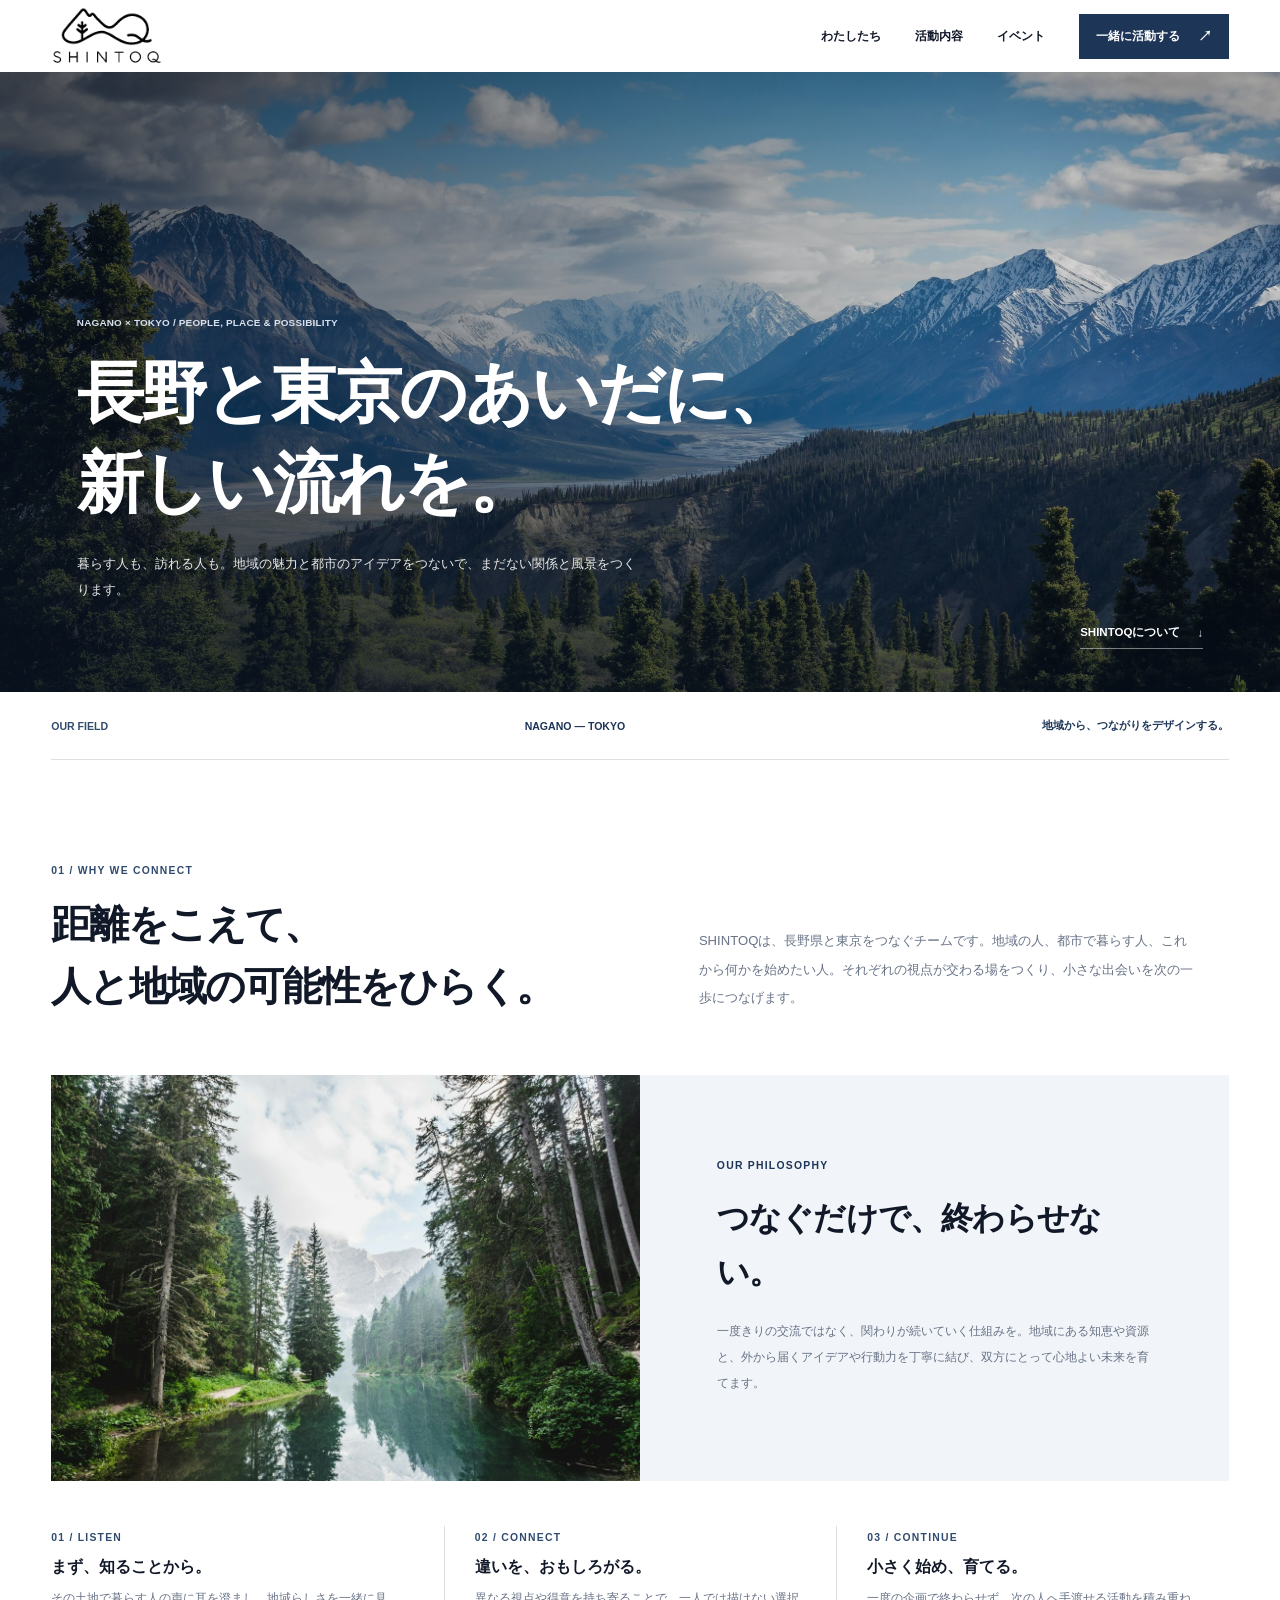
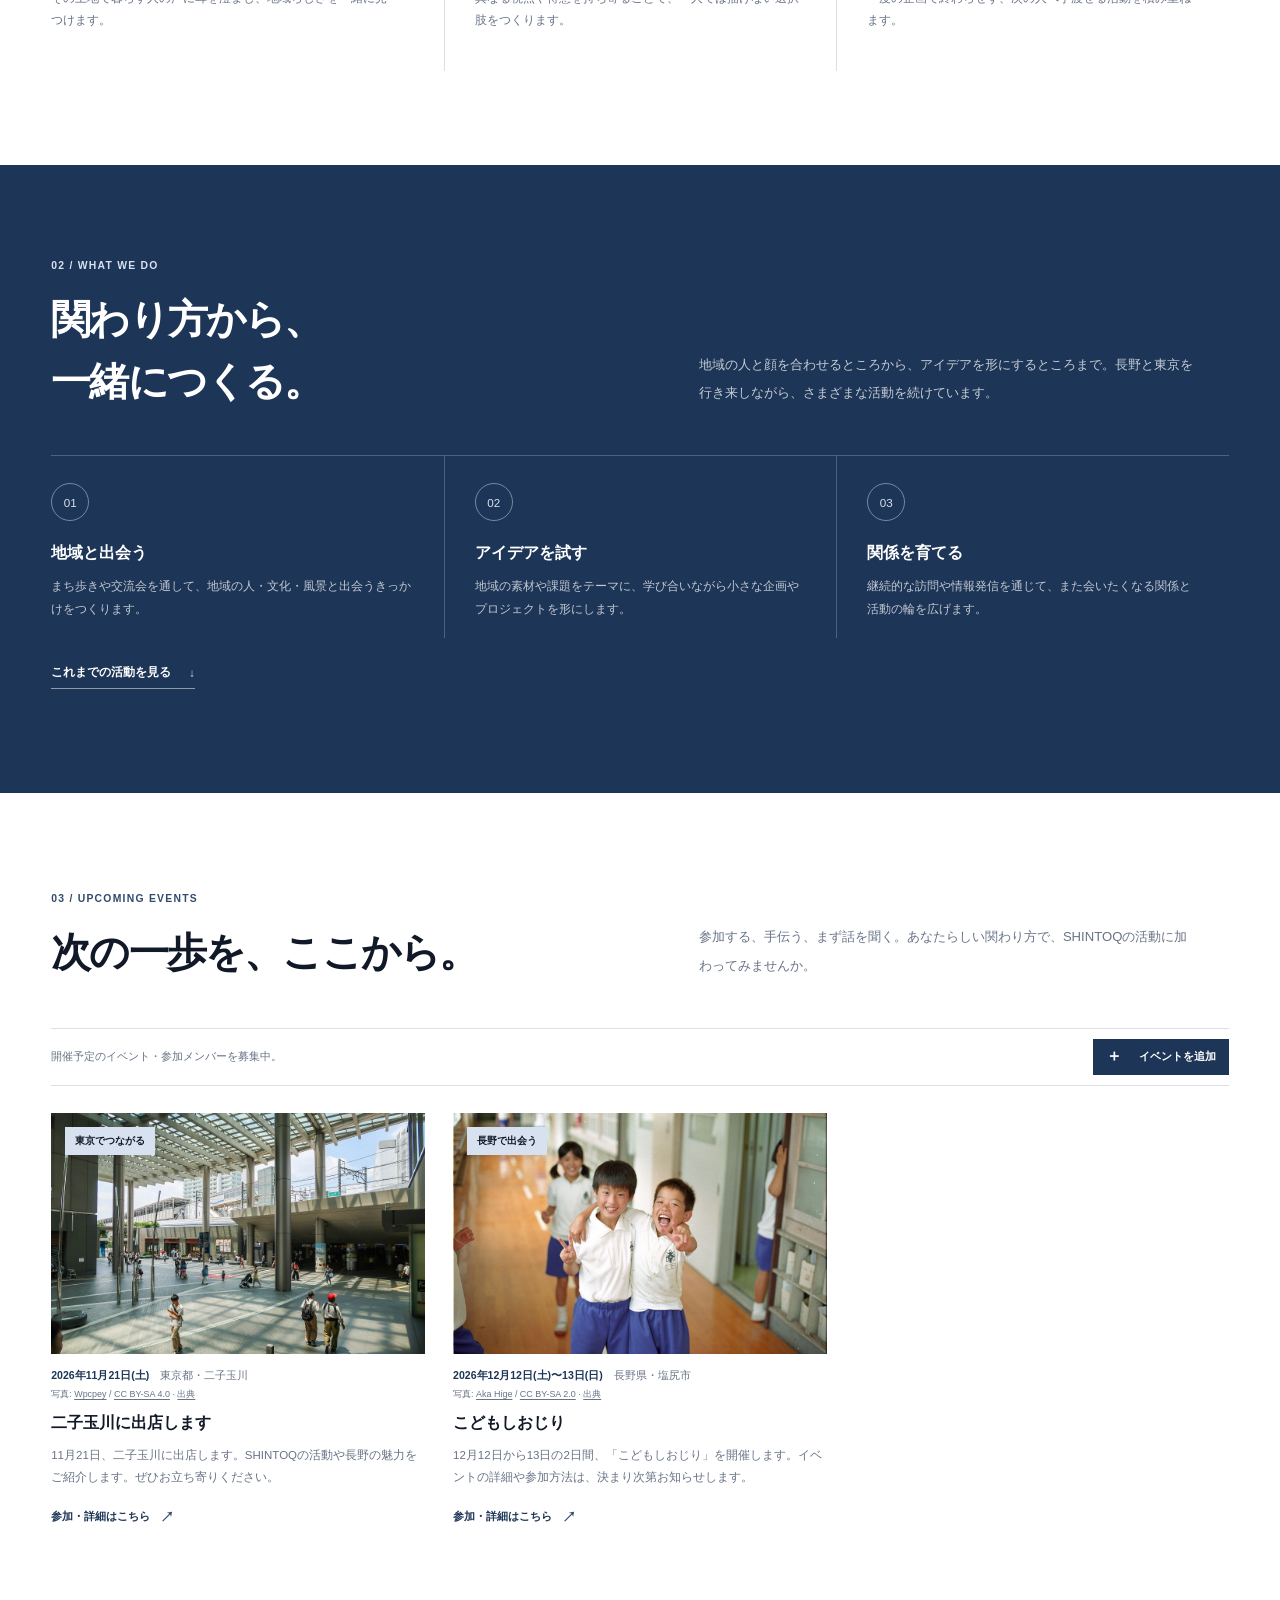
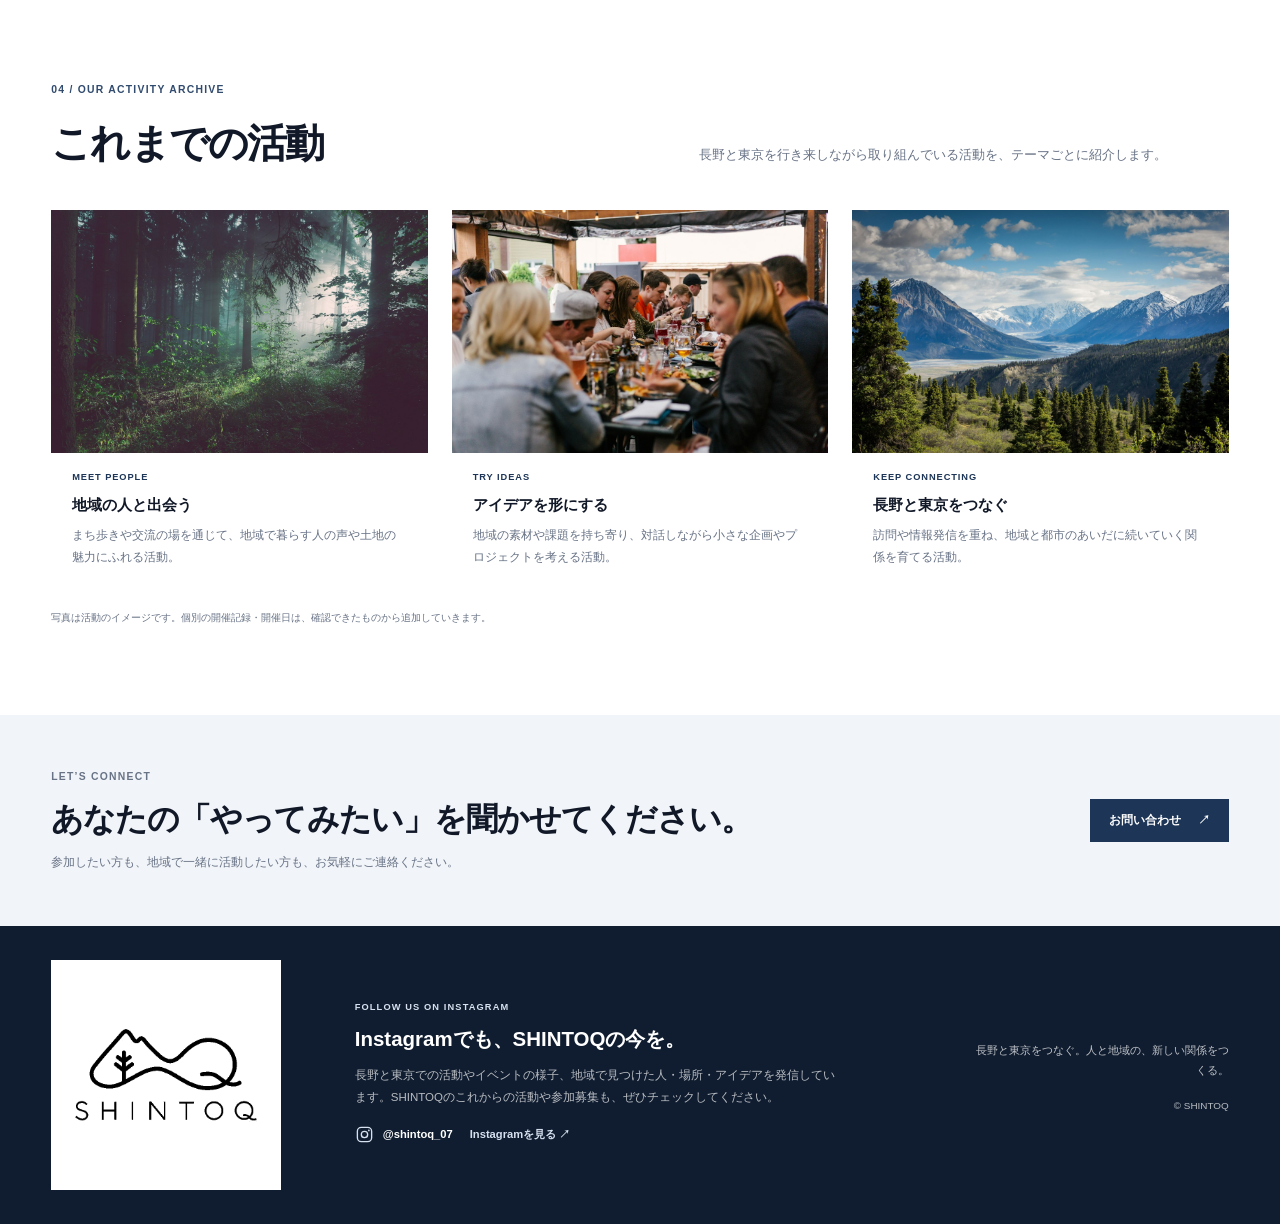
<file: index.html>
<!doctype html>
<html lang="ja">
  <head>
    <meta charset="utf-8">
    <meta name="viewport" content="width=device-width, initial-scale=1">
    <meta name="theme-color" content="#ffffff">
    <meta name="description" content="長野と東京のあいだに、新しい流れを。SHINTOQは人と地域の可能性をつなぎます。">
    <title>SHINTOQ | 長野と東京のあいだに、新しい流れを。</title>
    <link rel="icon" href="assets/images/shintoq-logo-black.png" type="image/png">
    <link rel="stylesheet" href="styles.css?v=20261020-navy">
    <script src="content.js?v=20261020-navy" defer></script>
    <script src="app.js?v=20261020-navy" defer></script>
  </head>
  <body>
    <a class="skip-link" href="#main">本文へ移動</a>
    <header class="site-header">
      <a class="wordmark" href="#top" aria-label="SHINTOQ トップ">
        <img src="assets/images/shintoq-logo-black.png" alt="SHINTOQ" width="543" height="288">
      </a>
      <button class="menu-toggle" type="button" aria-expanded="false" aria-controls="site-nav">
        <span class="menu-toggle-label">メニュー</span>
        <span class="menu-toggle-icon" aria-hidden="true"><i></i><i></i></span>
      </button>
      <nav class="site-nav" id="site-nav" aria-label="メインナビゲーション">
        <a href="#about">わたしたち</a>
        <a href="#activities">活動内容</a>
        <a href="#events">イベント</a>
        <a class="nav-cta" href="#join">一緒に活動する <span aria-hidden="true">↗</span></a>
      </nav>
    </header>

    <main id="main">
      <section class="hero" id="top" aria-labelledby="hero-title">
        <img class="hero-image" id="hero-image" src="" alt="" fetchpriority="high">
        <div class="hero-shade" aria-hidden="true"></div>
        <div class="hero-copy">
          <p class="eyebrow">NAGANO × TOKYO / PEOPLE, PLACE &amp; POSSIBILITY</p>
          <h1 id="hero-title">長野と東京のあいだに、<br>新しい流れを。</h1>
          <p class="hero-description" id="hero-description"></p>
        </div>
        <a class="hero-link" href="#about">SHINTOQについて <span aria-hidden="true">↓</span></a>
      </section>

      <div class="field-strip" aria-label="SHINTOQの活動領域">
        <span>OUR FIELD</span>
        <span>NAGANO — TOKYO</span>
        <span>地域から、つながりをデザインする。</span>
      </div>

      <section class="about-section page-width" id="about">
        <div class="about-intro">
          <div class="section-title">
            <p class="eyebrow">01 / WHY WE CONNECT</p>
            <h2>距離をこえて、<br>人と地域の可能性をひらく。</h2>
          </div>
          <p class="about-copy" id="about-description"></p>
        </div>
        <div class="philosophy-feature">
          <img id="philosophy-image" src="" alt="">
          <div class="philosophy-copy">
            <p class="eyebrow">OUR PHILOSOPHY</p>
            <h3 id="philosophy-title"></h3>
            <p id="philosophy-description"></p>
          </div>
        </div>
        <div class="principles-grid" id="principles"></div>
      </section>

      <section class="activities-section" id="activities">
        <div class="page-width">
          <div class="activities-intro">
            <div class="section-title">
              <p class="eyebrow">02 / WHAT WE DO</p>
              <h2>関わり方から、<br>一緒につくる。</h2>
            </div>
            <p id="activities-description"></p>
          </div>
          <div class="activity-grid" id="activity-grid"></div>
          <a class="activity-history-link" href="#activity-history">これまでの活動を見る <span aria-hidden="true">↓</span></a>
        </div>
      </section>

      <section class="events-section page-width" id="events">
        <div class="events-intro">
          <div class="section-title">
            <p class="eyebrow">03 / UPCOMING EVENTS</p>
            <h2>次の一歩を、ここから。</h2>
          </div>
          <p id="events-description"></p>
        </div>
        <div class="events-toolbar">
          <p>開催予定のイベント・参加メンバーを募集中。</p>
          <a class="button button-green button-small" href="#join"><span aria-hidden="true">＋</span> イベントを追加</a>
        </div>
        <div class="event-grid" id="event-grid"></div>
      </section>

      <section class="activity-history-section page-width" id="activity-history">
        <div class="activity-history-intro">
          <div class="section-title">
            <p class="eyebrow">04 / OUR ACTIVITY ARCHIVE</p>
            <h2>これまでの活動</h2>
          </div>
          <p id="activity-history-description"></p>
        </div>
        <div class="activity-history-grid" id="activity-history-grid"></div>
        <p class="activity-history-note" id="activity-history-note"></p>
      </section>

      <section class="join-section" id="join">
        <div class="page-width join-content">
          <div>
            <p class="eyebrow">LET’S CONNECT</p>
            <h2 id="join-title"></h2>
            <p id="join-description"></p>
          </div>
          <a class="button button-green" id="contact-link" href="#events">お問い合わせ <span aria-hidden="true">↗</span></a>
        </div>
      </section>
    </main>

    <footer class="site-footer">
      <div class="page-width footer-inner">
        <a class="footer-logo" href="#top" aria-label="SHINTOQ トップ">
          <img src="assets/images/shintoq-logo-black.png" alt="SHINTOQ" width="543" height="288">
        </a>
        <div class="footer-instagram">
          <p class="eyebrow">FOLLOW US ON INSTAGRAM</p>
          <h2>Instagramでも、SHINTOQの今を。</h2>
          <p id="instagram-description"></p>
          <a class="instagram-link" id="instagram-link" href="#" target="_blank" rel="noopener noreferrer">
            <svg aria-hidden="true" viewBox="0 0 24 24" fill="none">
              <rect x="3" y="3" width="18" height="18" rx="5" stroke="currentColor" stroke-width="1.7"></rect>
              <circle cx="12" cy="12" r="4" stroke="currentColor" stroke-width="1.7"></circle>
              <circle cx="17.5" cy="6.8" r="1.1" fill="currentColor"></circle>
            </svg>
            <span id="instagram-handle"></span>
            <span class="instagram-link-label">Instagramを見る <span aria-hidden="true">↗</span></span>
          </a>
        </div>
        <div class="footer-meta">
          <p id="footer-message"></p>
          <small>© SHINTOQ</small>
        </div>
      </div>
    </footer>
  </body>
</html>
</file>
<file: styles.css>
:root {
  color-scheme: light;
  --ink: #111827;
  --muted: #687386;
  --paper: #ffffff;
  --surface-alt: #f1f4f8;
  --navy: #1d3557;
  --navy-dark: #101d30;
  --accent: #314b6e;
  --accent-light: #d7e1ef;
  --line: rgba(16, 29, 48, .14);
  --font: "Yu Gothic", "Hiragino Kaku Gothic ProN", Meiryo, sans-serif;
}

* { box-sizing: border-box; }
html { scroll-behavior: smooth; }
body { margin: 0; background: var(--paper); color: var(--ink); font-family: var(--font); -webkit-font-smoothing: antialiased; }
img { display: block; max-width: 100%; }
a { color: inherit; text-decoration: none; }
button { font: inherit; }

.page-width { width: min(1200px, 92%); margin-inline: auto; }
.skip-link { position: absolute; z-index: 10; top: 12px; left: 12px; padding: 12px 16px; transform: translateY(-160%); background: var(--navy-dark); color: white; }
.skip-link:focus { transform: translateY(0); }
.site-header { position: relative; z-index: 5; display: flex; align-items: center; justify-content: space-between; height: 72px; padding: 0 max(4%, calc((100vw - 1440px) / 2)); background: var(--paper); }
.wordmark { display: block; width: 112px; height: auto; overflow: visible; }
.wordmark img { width: 100%; height: auto; object-fit: contain; }
.site-nav { display: flex; align-items: center; gap: 34px; font-size: .76rem; font-weight: 600; }
.site-nav a:not(.nav-cta):hover { color: var(--navy); }
.nav-cta { display: inline-flex; align-items: center; gap: 18px; padding: 13px 17px; background: var(--navy); color: white; }
.nav-cta span { font-size: .9rem; }
.menu-toggle { display: none; }

.hero { position: relative; display: flex; align-items: end; min-height: 620px; padding: 100px max(6%, calc((100vw - 1440px) / 2)) 88px; overflow: hidden; color: white; background: var(--navy-dark); }
.hero-image, .hero-shade { position: absolute; inset: 0; width: 100%; height: 100%; }
.hero-image { object-fit: cover; object-position: center 48%; }
.hero-shade { background: linear-gradient(90deg, rgba(10, 20, 36, .62), rgba(13, 27, 48, .16) 80%), linear-gradient(0deg, rgba(9, 18, 32, .55), transparent 64%); }
.hero-copy { position: relative; z-index: 1; max-width: 830px; }
.eyebrow { margin: 0 0 20px; color: var(--accent); font-size: .65rem; font-weight: 700; letter-spacing: .12em; }
.hero .eyebrow { margin-bottom: 20px; color: var(--accent-light); font-size: .62rem; letter-spacing: .02em; }
.hero h1 { margin: 0; font-size: clamp(2.5rem, 5.2vw, 4.8rem); font-weight: 700; letter-spacing: -.045em; line-height: 1.36; }
.hero-description { max-width: 570px; margin: 22px 0 0; color: rgba(255,255,255,.89); font-size: .83rem; line-height: 2; }
.hero-link { position: absolute; z-index: 1; right: max(6%, calc((100vw - 1440px) / 2)); bottom: 43px; display: flex; align-items: center; gap: 17px; padding-bottom: 8px; border-bottom: 1px solid rgba(255,255,255,.45); color: white; font-size: .72rem; font-weight: 600; }
.hero-link span { color: var(--accent-light); }

.field-strip { display: flex; align-items: center; justify-content: space-between; width: min(1440px, 92%); min-height: 68px; margin-inline: auto; border-bottom: 1px solid var(--line); color: var(--navy); font-size: .66rem; font-weight: 700; }
.field-strip span:first-child { color: var(--accent); }
.about-section { padding-top: 105px; padding-bottom: 94px; }
.about-intro, .activities-intro, .events-intro { display: grid; grid-template-columns: 1fr 1fr; align-items: end; gap: 10%; }
.section-title .eyebrow { margin-bottom: 18px; }
.section-title h2 { margin: 0; font-size: clamp(1.8rem, 3.1vw, 2.65rem); font-weight: 700; letter-spacing: -.045em; line-height: 1.55; }
.about-copy, .activities-intro > p, .events-intro > p { max-width: 500px; margin: 0 0 5px; color: var(--muted); font-size: .82rem; line-height: 2.15; }
.philosophy-feature { display: grid; grid-template-columns: 1fr 1fr; min-height: 370px; margin-top: 58px; background: var(--surface-alt); }
.philosophy-feature > img { width: 100%; height: 100%; min-height: 370px; object-fit: cover; }
.philosophy-copy { display: flex; flex-direction: column; justify-content: center; padding: 48px clamp(35px, 6vw, 82px); }
.philosophy-copy .eyebrow { margin-bottom: 20px; color: var(--navy); }
.philosophy-copy h3 { max-width: 480px; margin: 0 0 18px; font-size: clamp(1.45rem, 2.5vw, 2rem); line-height: 1.7; letter-spacing: -.025em; }
.philosophy-copy > p:last-child { max-width: 470px; margin: 0; color: var(--muted); font-size: .78rem; line-height: 2.1; }
.principles-grid { display: grid; grid-template-columns: repeat(3, 1fr); margin-top: 45px; }
.principle-card { min-height: 145px; padding: 6px 27px 6px 0; }
.principle-card + .principle-card { padding-left: 30px; border-left: 1px solid var(--line); }
.principle-card .eyebrow { margin-bottom: 14px; }
.principle-card h3 { margin: 0 0 10px; font-size: .98rem; }
.principle-card > p:last-child { max-width: 340px; margin: 0; color: var(--muted); font-size: .72rem; line-height: 1.9; }

.activities-section { padding: 95px 0 104px; background: var(--navy); color: white; }
.activities-intro { padding-bottom: 43px; border-bottom: 1px solid rgba(255,255,255,.22); }
.activities-section .eyebrow { color: var(--accent-light); }
.activities-intro > p { color: rgba(255,255,255,.75); }
.activity-grid { display: grid; grid-template-columns: repeat(3, 1fr); }
.activity-card { min-height: 182px; padding: 27px 30px 0 0; }
.activity-card + .activity-card { padding-left: 30px; border-left: 1px solid rgba(255,255,255,.22); }
.activity-number { display: flex; align-items: center; justify-content: center; width: 38px; height: 38px; margin-bottom: 22px; border: 1px solid rgba(215,225,239,.48); border-radius: 50%; color: var(--accent-light); font-size: .73rem; }
.activity-card h3 { margin: 0 0 11px; font-size: 1rem; }
.activity-card p { max-width: 360px; margin: 0; color: rgba(255,255,255,.73); font-size: .73rem; line-height: 1.95; }
.activity-history-link { display: inline-flex; align-items: center; gap: 18px; margin-top: 27px; padding-bottom: 8px; border-bottom: 1px solid rgba(255,255,255,.5); color: white; font-size: .72rem; font-weight: 600; }
.activity-history-link span { color: var(--accent-light); }

.events-section { padding-top: 100px; padding-bottom: 85px; }
.events-intro { padding-bottom: 44px; }
.events-intro > p { margin-bottom: 4px; }
.events-toolbar { display: flex; align-items: center; justify-content: space-between; min-height: 58px; border-top: 1px solid var(--line); border-bottom: 1px solid var(--line); }
.events-toolbar > p { margin: 0; color: var(--muted); font-size: .68rem; }
.button { display: inline-flex; align-items: center; justify-content: center; gap: 17px; min-height: 43px; padding: 0 19px; font-size: .72rem; font-weight: 600; transition: background .2s ease, transform .2s ease; }
.button:hover { transform: translateY(-2px); }
.button-green { background: var(--navy); color: white; }
.button-green:hover { background: #142741; }
.button-small { min-height: 36px; padding-inline: 13px; font-size: .66rem; }
.button-small > span { font-size: 1rem; }
.event-grid { display: grid; grid-template-columns: repeat(3, 1fr); gap: 28px; padding-top: 27px; }
.event-card { min-width: 0; }
.event-image-link { position: relative; display: block; aspect-ratio: 1.55; overflow: hidden; background: var(--surface-alt); }
.event-image { width: 100%; height: 100%; object-fit: cover; transition: transform .4s ease; }
.event-image-link:hover .event-image { transform: scale(1.04); }
.event-category { position: absolute; top: 14px; left: 14px; padding: 7px 10px; background: var(--accent-light); color: var(--ink); font-size: .62rem; font-weight: 700; }
.event-body { padding-top: 15px; }
.event-date { margin: 0 0 8px; color: var(--navy); font-size: .66rem; font-weight: 700; }
.event-location { color: var(--muted); font-weight: 500; }
.event-photo-credit { margin: -3px 0 8px; color: var(--muted); font-size: .56rem; line-height: 1.5; }
.event-photo-credit a { text-decoration: underline; text-underline-offset: 2px; }
.event-body h3 { margin: 0 0 8px; font-size: 1rem; font-weight: 700; line-height: 1.7; }
.event-description { min-height: 52px; margin: 0; color: var(--muted); font-size: .72rem; line-height: 1.9; }
.event-details { display: inline-flex; align-items: center; gap: 10px; margin-top: 11px; color: var(--navy); font-size: .66rem; font-weight: 700; }
.event-details span { color: var(--accent); font-size: .9rem; }

.activity-history-section { padding-top: 72px; padding-bottom: 88px; }
.activity-history-intro { display: grid; grid-template-columns: 1fr 1fr; align-items: end; gap: 10%; }
.activity-history-intro > p { max-width: 500px; margin: 0 0 5px; color: var(--muted); font-size: .82rem; line-height: 2.15; }
.activity-history-grid { display: grid; grid-template-columns: repeat(3, minmax(0, 1fr)); gap: 24px; margin-top: 36px; }
.activity-history-card { min-width: 0; background: var(--paper); }
.activity-history-image { width: 100%; aspect-ratio: 1.55; object-fit: cover; }
.activity-history-body { padding: 19px 21px 23px; }
.activity-history-category { margin: 0 0 10px; color: var(--navy); font-size: .58rem; font-weight: 700; letter-spacing: .1em; }
.activity-history-body h3 { margin: 0 0 8px; font-size: .96rem; line-height: 1.65; }
.activity-history-body > p:last-child { margin: 0; color: var(--muted); font-size: .72rem; line-height: 1.9; }
.activity-history-note { margin: 17px 0 0; color: var(--muted); font-size: .62rem; line-height: 1.8; }

.join-section { padding: 56px 0; background: var(--surface-alt); }
.join-content { display: flex; align-items: center; justify-content: space-between; gap: 45px; }
.join-section .eyebrow { margin-bottom: 12px; color: var(--muted); }
.join-section h2 { margin: 0; font-size: clamp(1.35rem, 2.6vw, 2rem); line-height: 1.6; letter-spacing: -.03em; }
.join-section #join-description { margin: 10px 0 0; color: var(--muted); font-size: .73rem; }
.join-section .button { flex-shrink: 0; }
.site-footer { padding: 34px 0; background: var(--navy-dark); color: white; }
.footer-inner { display: grid; grid-template-columns: minmax(180px, .8fr) minmax(300px, 1.8fr) minmax(150px, .8fr); align-items: center; gap: clamp(20px, 4vw, 50px); }
.footer-logo { display: grid; place-items: center; width: min(100%, 230px); aspect-ratio: 1; padding: 20px; background: white; }
.footer-logo img { width: 100%; height: auto; }
.footer-instagram { max-width: 510px; }
.footer-instagram .eyebrow { margin-bottom: 11px; color: var(--accent-light); font-size: .58rem; }
.footer-instagram h2 { margin: 0 0 9px; font-size: clamp(1.05rem, 1.6vw, 1.35rem); line-height: 1.6; }
.footer-instagram > p:not(.eyebrow) { max-width: 490px; margin: 0; color: rgba(255,255,255,.7); font-size: .72rem; line-height: 1.9; }
.instagram-link { display: inline-flex; align-items: center; gap: 9px; margin-top: 16px; color: white; font-size: .7rem; font-weight: 600; }
.instagram-link > svg { width: 19px; height: 19px; color: var(--accent-light); }
.instagram-link-label { margin-left: 8px; color: var(--accent-light); }
.footer-meta { display: flex; flex-direction: column; align-items: flex-end; gap: 19px; }
.footer-meta p { margin: 0; color: rgba(255,255,255,.73); font-size: .68rem; line-height: 1.9; text-align: right; }
.footer-meta small { color: rgba(255,255,255,.7); font-size: .62rem; }

@media (min-width: 1500px) {
  .hero { min-height: 740px; }
}

@media (max-width: 800px) {
  .site-header { height: 64px; }
  .hero { min-height: 560px; padding: 80px 6% 78px; }
  .hero h1 { font-size: clamp(2.4rem, 7vw, 3.8rem); }
  .about-section { padding-top: 76px; padding-bottom: 75px; }
  .about-intro, .activities-intro, .events-intro { gap: 6%; }
  .philosophy-feature { min-height: 310px; }
  .philosophy-feature > img { min-height: 310px; }
  .philosophy-copy { padding: 34px 28px; }
  .activity-card, .activity-card + .activity-card { padding-right: 19px; padding-left: 19px; }
  .activity-card:first-child { padding-left: 0; }
  .activity-card p { font-size: .69rem; }
  .event-grid { gap: 18px; }
  .event-body h3 { font-size: .9rem; }
  .activity-history-section { padding-top: 58px; padding-bottom: 64px; }
  .activity-history-intro { gap: 6%; }
  .activity-history-grid { gap: 16px; }
  .activity-history-body { padding: 15px; }
  .activity-history-body h3 { font-size: .86rem; }
  .activity-history-body > p:last-child { font-size: .67rem; }
  .footer-inner { grid-template-columns: 180px minmax(0, 1fr); gap: 25px; }
  .footer-logo { grid-row: span 2; width: 180px; }
  .footer-instagram { align-self: end; }
  .footer-meta { grid-column: 2; align-items: flex-start; gap: 8px; }
  .footer-meta p { font-size: .65rem; text-align: left; }
}

@media (max-width: 600px) {
  .page-width { width: 88%; }
  .site-header { height: 62px; padding-inline: 6%; }
  .wordmark { width: 92px; height: auto; }
  .menu-toggle { display: flex; align-items: center; gap: 10px; padding: 9px 0 9px 10px; border: 0; background: transparent; color: var(--ink); cursor: pointer; }
  .menu-toggle-label { font-size: .68rem; font-weight: 600; }
  .menu-toggle-icon { display: grid; gap: 5px; width: 18px; }
  .menu-toggle-icon i { height: 1px; background: var(--ink); transition: transform .2s ease; }
  .menu-toggle[aria-expanded="true"] .menu-toggle-icon i:first-child { transform: translateY(3px) rotate(45deg); }
  .menu-toggle[aria-expanded="true"] .menu-toggle-icon i:last-child { transform: translateY(-3px) rotate(-45deg); }
  .site-nav { position: absolute; top: 100%; right: 0; left: 0; display: none; align-items: stretch; gap: 0; padding: 12px 6% 20px; background: var(--paper); box-shadow: 0 10px 18px rgba(16,29,48,.1); }
  .site-nav.is-open { display: flex; flex-direction: column; }
  .site-nav a { padding: 13px 0; }
  .site-nav .nav-cta { justify-content: space-between; margin-top: 6px; padding: 12px 15px; }
  .hero { min-height: 510px; padding: 65px 6% 82px; }
  .hero-image { object-position: 57% center; }
  .hero h1 { font-size: clamp(2.25rem, 9.3vw, 3.3rem); }
  .hero .eyebrow { max-width: 300px; font-size: .56rem; line-height: 1.8; }
  .hero-description { max-width: 390px; font-size: .76rem; }
  .hero-link { right: 6%; bottom: 28px; font-size: .66rem; }
  .field-strip { width: 88%; min-height: 62px; gap: 10px; font-size: .55rem; }
  .field-strip span:last-child { display: none; }
  .about-section { padding-top: 68px; padding-bottom: 65px; }
  .about-intro, .activities-intro, .events-intro { grid-template-columns: 1fr; gap: 20px; }
  .section-title h2 { font-size: clamp(1.65rem, 7vw, 2.25rem); }
  .about-copy, .activities-intro > p, .events-intro > p { font-size: .76rem; }
  .philosophy-feature { grid-template-columns: 1fr; margin-top: 35px; }
  .philosophy-feature > img { min-height: 0; aspect-ratio: 1.35; }
  .philosophy-copy { padding: 28px 24px 32px; }
  .philosophy-copy h3 { font-size: 1.4rem; }
  .principles-grid { grid-template-columns: 1fr; margin-top: 32px; }
  .principle-card, .principle-card + .principle-card { min-height: 0; padding: 20px 0; border-top: 1px solid var(--line); border-left: 0; }
  .principle-card .eyebrow { margin-bottom: 10px; }
  .activities-section { padding: 68px 0 70px; }
  .activities-intro { padding-bottom: 28px; }
  .activity-grid { grid-template-columns: 1fr; }
  .activity-card, .activity-card + .activity-card { min-height: 0; padding: 22px 0; border-bottom: 1px solid rgba(255,255,255,.22); border-left: 0; }
  .activity-number { margin-bottom: 14px; }
  .activity-card p { font-size: .73rem; }
  .activity-history-section { padding-top: 52px; padding-bottom: 58px; }
  .activity-history-intro { grid-template-columns: 1fr; gap: 18px; }
  .activity-history-intro > p { font-size: .76rem; }
  .activity-history-grid { grid-template-columns: 1fr; gap: 17px; margin-top: 25px; }
  .activity-history-card { display: grid; grid-template-columns: minmax(105px, .8fr) 1.2fr; }
  .activity-history-image { height: 100%; min-height: 130px; aspect-ratio: auto; }
  .activity-history-body { align-self: center; padding: 14px; }
  .activity-history-category { margin-bottom: 6px; font-size: .52rem; }
  .activity-history-body h3 { margin-bottom: 6px; font-size: .82rem; }
  .activity-history-body > p:last-child { font-size: .63rem; }
  .activity-history-note { font-size: .58rem; }
  .events-section { padding-top: 68px; padding-bottom: 58px; }
  .events-intro { padding-bottom: 28px; }
  .events-toolbar > p { max-width: 58%; font-size: .62rem; }
  .event-grid { grid-template-columns: 1fr; gap: 30px; padding-top: 22px; }
  .event-image-link { aspect-ratio: 1.6; }
  .event-description { min-height: 0; }
  .join-section { padding: 42px 0; }
  .join-content { align-items: flex-start; flex-direction: column; gap: 24px; }
  .join-section h2 { font-size: 1.4rem; }
  .site-footer { padding: 24px 0; }
  .footer-inner { grid-template-columns: 138px minmax(0, 1fr); align-items: start; gap: 18px 15px; }
  .footer-logo { grid-column: 1; grid-row: 1 / span 2; width: 138px; padding: 16px; }
  .footer-instagram { grid-column: 2; grid-row: 1; }
  .footer-instagram .eyebrow { margin-bottom: 7px; font-size: .48rem; }
  .footer-instagram h2 { margin-bottom: 6px; font-size: .83rem; }
  .footer-instagram > p:not(.eyebrow) { font-size: .62rem; }
  .instagram-link { flex-wrap: wrap; gap: 6px; margin-top: 10px; font-size: .61rem; }
  .instagram-link > svg { width: 17px; height: 17px; }
  .instagram-link-label { margin-left: 0; }
  .footer-meta { grid-column: 2; grid-row: 2; gap: 8px; }
  .footer-meta p { font-size: .58rem; text-align: left; }
  .footer-meta small { align-self: flex-start; font-size: .53rem; }
}

@media (min-width: 481px) and (max-width: 600px) {
  .page-width { width: 95%; }
  .site-header { height: 40px; padding-inline: 2.5%; }
  .wordmark { width: 57px; height: auto; }
  .menu-toggle { display: none; }
  .site-nav { position: static; display: flex; align-items: center; gap: 14px; padding: 0; background: transparent; box-shadow: none; font-size: .47rem; }
  .site-nav a { padding: 0; }
  .site-nav .nav-cta { margin: 0; padding: 7px 9px; }
  .hero { min-height: 355px; padding: 55px 2.5% 45px; }
  .hero h1 { font-size: 1.9rem; }
  .hero .eyebrow { max-width: none; margin-bottom: 12px; font-size: .43rem; }
  .hero-description { max-width: 365px; margin-top: 12px; font-size: .48rem; }
  .hero-link { right: 2.5%; bottom: 22px; font-size: .46rem; }
  .field-strip { width: 95%; min-height: 35px; font-size: .45rem; }
  .field-strip span:last-child { display: inline; }
  .about-section { padding-top: 55px; padding-bottom: 48px; }
  .about-intro, .activities-intro, .events-intro { grid-template-columns: 1fr 1fr; gap: 5%; }
  .section-title .eyebrow { margin-bottom: 9px; font-size: .43rem; }
  .section-title h2 { font-size: 1.2rem; line-height: 1.5; }
  .about-copy, .activities-intro > p, .events-intro > p { margin-bottom: 0; font-size: .48rem; line-height: 1.9; }
  .philosophy-feature { grid-template-columns: 1fr 1fr; min-height: 196px; margin-top: 28px; }
  .philosophy-feature > img { min-height: 196px; }
  .philosophy-copy { padding: 20px 25px; }
  .philosophy-copy .eyebrow { margin-bottom: 10px; font-size: .43rem; }
  .philosophy-copy h3 { margin-bottom: 9px; font-size: .96rem; line-height: 1.6; }
  .philosophy-copy > p:last-child { font-size: .47rem; line-height: 1.9; }
  .principles-grid { grid-template-columns: repeat(3, 1fr); margin-top: 28px; }
  .principle-card { min-height: 102px; padding: 4px 11px 4px 0; }
  .principle-card + .principle-card { padding-left: 13px; }
  .principle-card .eyebrow { margin-bottom: 8px; }
  .principle-card h3 { margin-bottom: 6px; font-size: .58rem; }
  .principle-card > p:last-child { font-size: .43rem; line-height: 1.7; }
  .activities-section { padding: 60px 0 64px; }
  .activities-intro { padding-bottom: 28px; }
  .activity-grid { grid-template-columns: repeat(3, minmax(0, 1fr)); }
  .activity-card, .activity-card + .activity-card { min-height: 128px; padding: 15px 13px 0; }
  .activity-card:first-child { padding-left: 0; }
  .activity-number { width: 26px; height: 26px; margin-bottom: 13px; font-size: .53rem; }
  .activity-card h3 { margin-bottom: 7px; font-size: .59rem; }
  .activity-card p { font-size: .44rem; line-height: 1.75; }
  .activity-history-section { padding-top: 39px; padding-bottom: 46px; }
  .activity-history-intro { gap: 12px; }
  .activity-history-intro > p { font-size: .48rem; }
  .activity-history-grid { grid-template-columns: repeat(3, minmax(0, 1fr)); gap: 10px; margin-top: 20px; }
  .activity-history-card { display: block; }
  .activity-history-image { width: 100%; height: auto; min-height: 0; aspect-ratio: 1.2; }
  .activity-history-body { padding: 10px 8px; }
  .activity-history-category { margin-bottom: 6px; font-size: .35rem; }
  .activity-history-body h3 { margin-bottom: 5px; font-size: .5rem; line-height: 1.5; }
  .activity-history-body > p:last-child { font-size: .4rem; line-height: 1.6; }
  .activity-history-note { margin-top: 11px; font-size: .39rem; }
  .events-section { padding-top: 62px; padding-bottom: 48px; }
  .events-intro { padding-bottom: 27px; }
  .events-toolbar { min-height: 38px; }
  .events-toolbar > p { max-width: none; font-size: .45rem; }
  .button { min-height: 30px; gap: 8px; padding-inline: 11px; font-size: .48rem; }
  .button-small { min-height: 25px; padding-inline: 8px; font-size: .43rem; }
  .event-grid { grid-template-columns: repeat(3, minmax(0, 1fr)); gap: 13px; padding-top: 17px; }
  .event-image-link { aspect-ratio: 1.55; }
  .event-category { top: 8px; left: 8px; padding: 5px 7px; font-size: .4rem; }
  .event-body { padding-top: 9px; }
  .event-date { margin-bottom: 5px; font-size: .43rem; }
  .event-location { display: inline; font-size: .4rem; }
  .event-body h3 { margin-bottom: 5px; font-size: .57rem; line-height: 1.55; }
  .event-description { min-height: 44px; font-size: .43rem; line-height: 1.65; }
  .event-details { gap: 5px; margin-top: 7px; font-size: .42rem; }
  .join-section { padding: 35px 0; }
  .join-content { align-items: center; flex-direction: row; gap: 25px; }
  .join-section .eyebrow { margin-bottom: 7px; font-size: .43rem; }
  .join-section h2 { font-size: .98rem; }
  .join-section #join-description { margin-top: 6px; font-size: .46rem; }
  .site-footer { padding: 14px 0; }
  .footer-inner { grid-template-columns: 145px minmax(0, 1fr); gap: 14px; }
  .footer-logo { grid-column: 1; grid-row: 1 / span 2; width: 145px; padding: 15px; }
  .footer-instagram .eyebrow { margin-bottom: 4px; font-size: .37rem; }
  .footer-instagram h2 { margin-bottom: 4px; font-size: .64rem; }
  .footer-instagram > p:not(.eyebrow) { font-size: .41rem; line-height: 1.6; }
  .instagram-link { gap: 4px; margin-top: 5px; font-size: .4rem; }
  .instagram-link > svg { width: 12px; height: 12px; }
  .footer-meta { gap: 5px; }
  .footer-meta p { font-size: .4rem; }
  .footer-meta small { font-size: .37rem; }
}

@media (prefers-reduced-motion: reduce) {
  *, *::before, *::after { scroll-behavior: auto !important; transition-duration: .01ms !important; }
}
</file>
